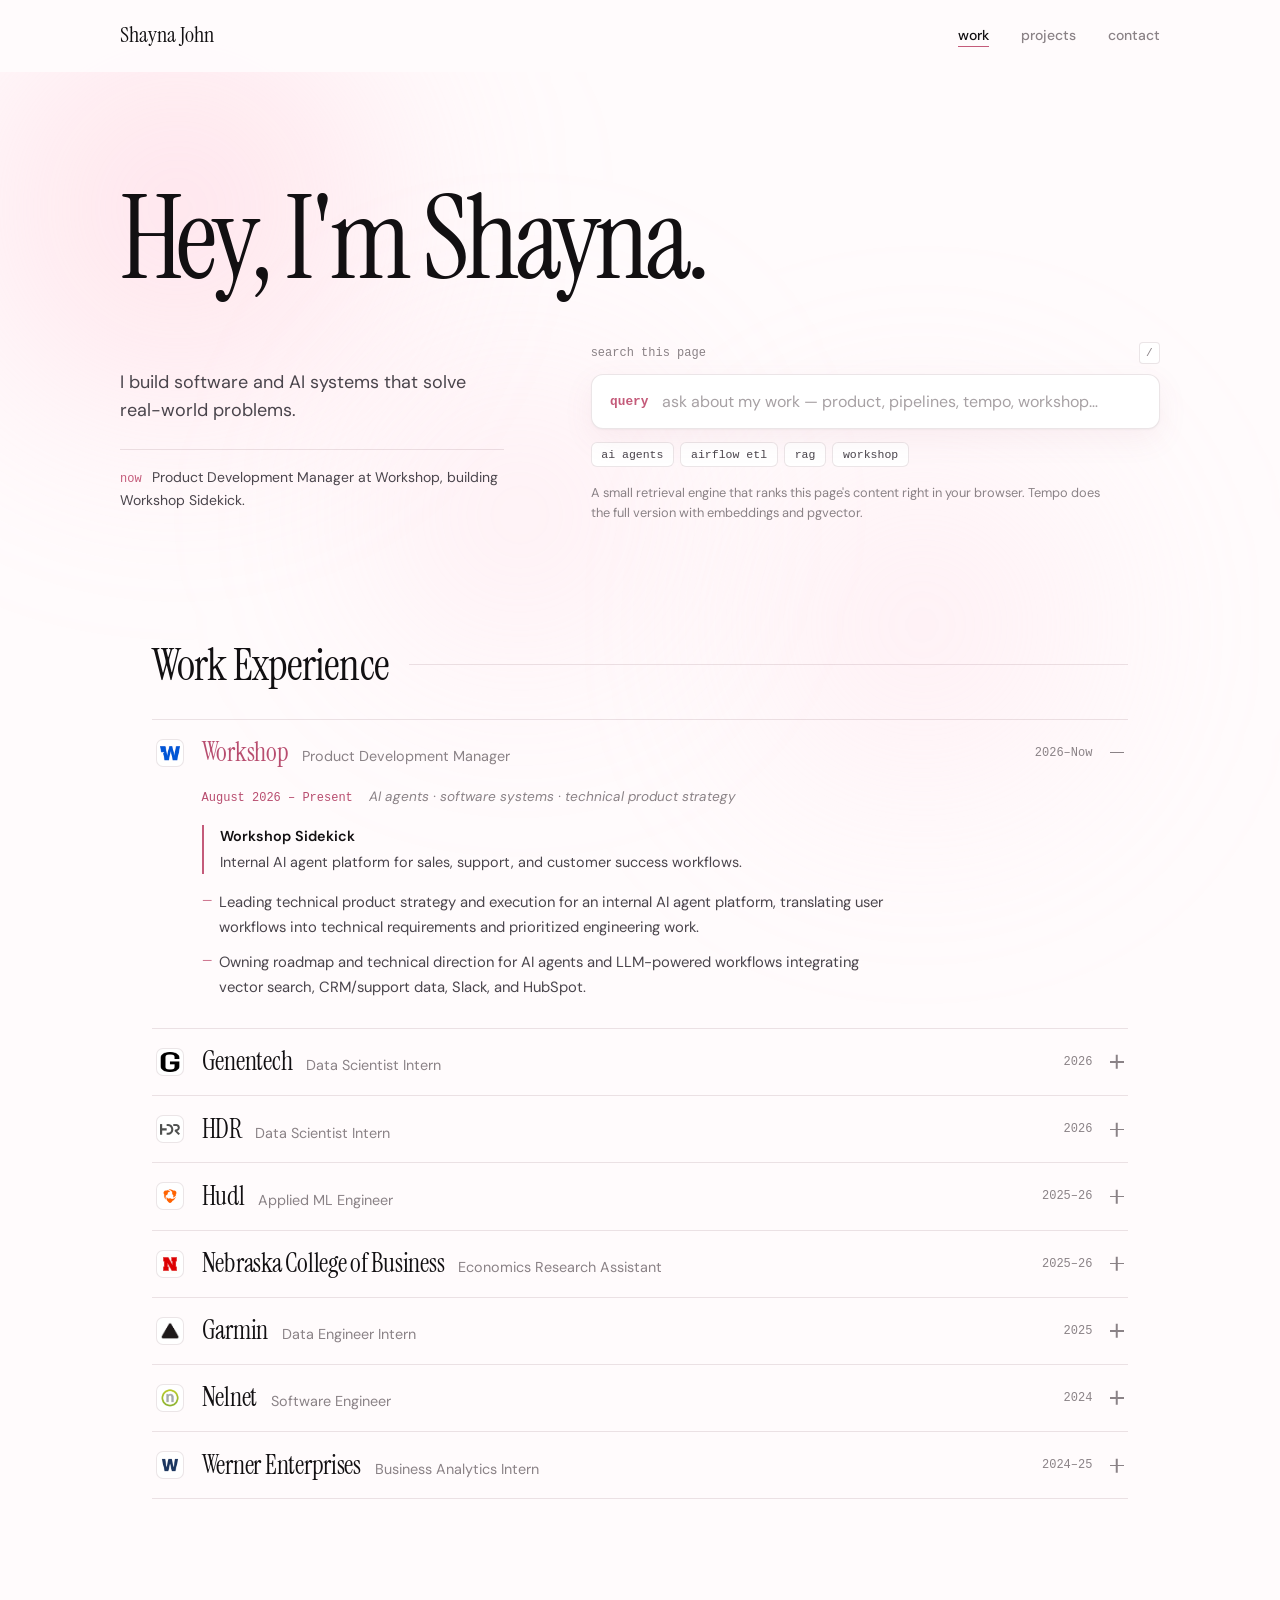
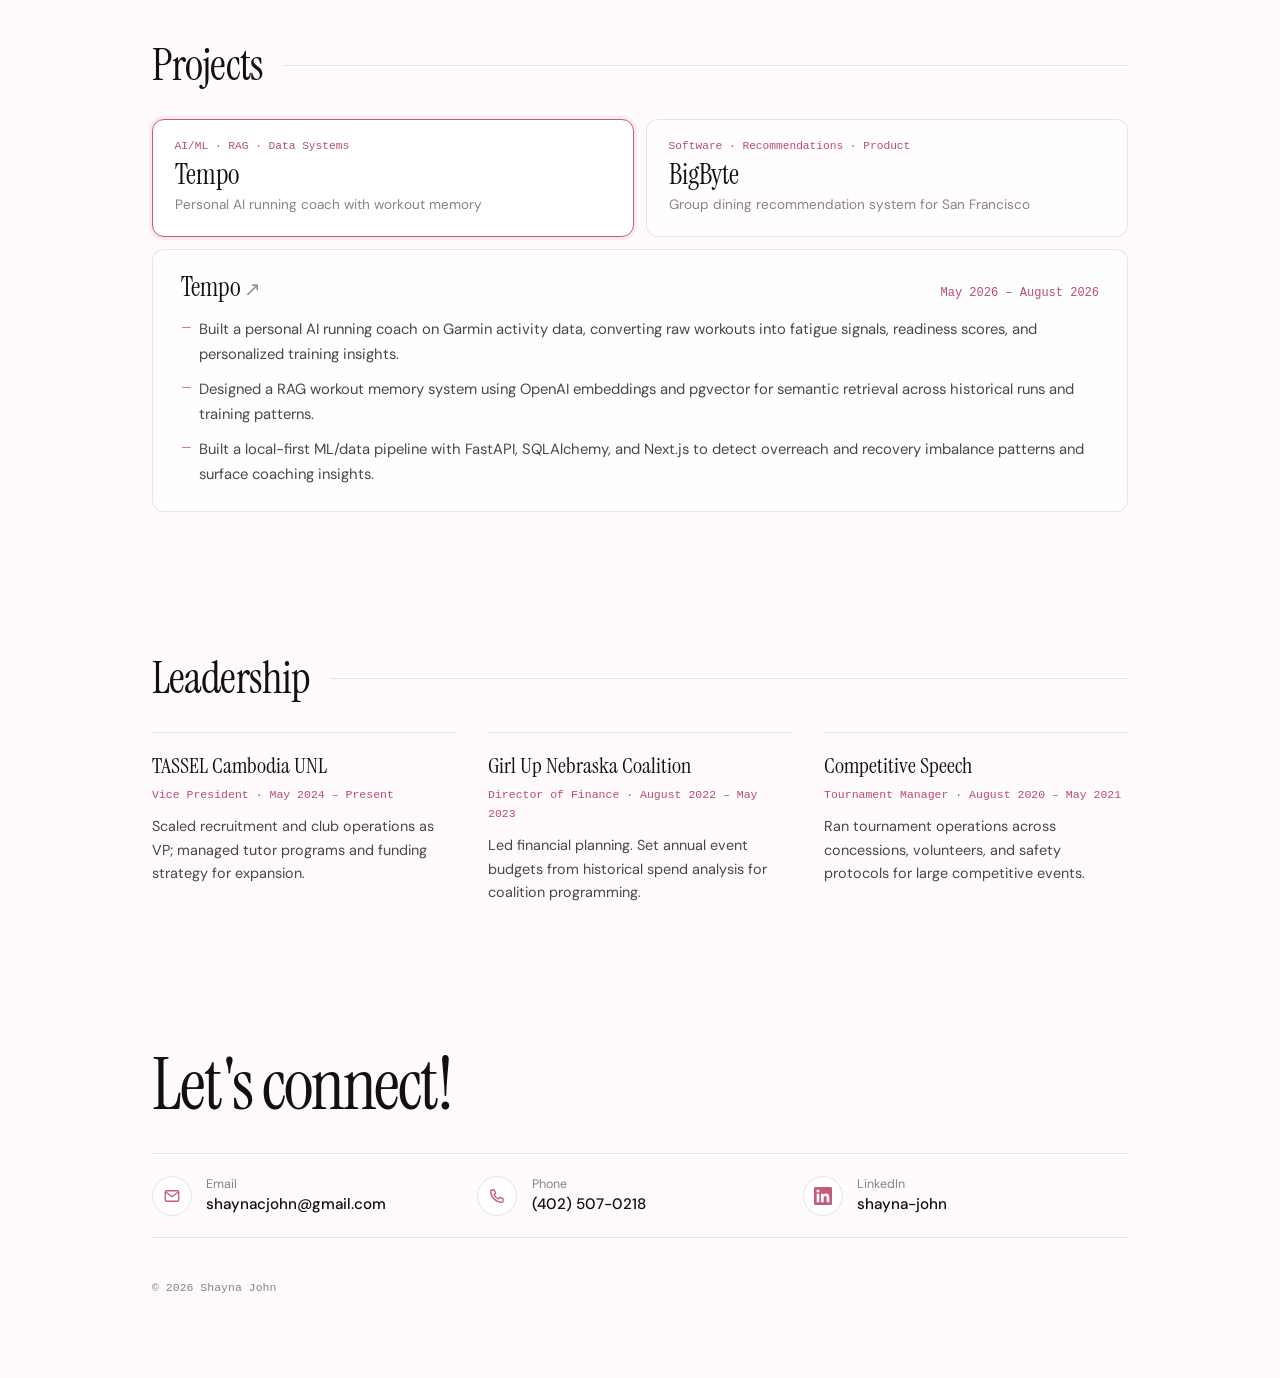
<file: index.html>
<!doctype html>
<html lang="en">
  <head>
    <meta charset="UTF-8" />
    <meta name="viewport" content="width=device-width, initial-scale=1.0" />
    <title>Shayna John | Portfolio</title>
    <meta
      name="description"
      content="Software · AI · Data. I build software and AI systems that solve real-world problems."
    />
    <meta property="og:type" content="website" />
    <meta property="og:title" content="Shayna John | Portfolio" />
    <meta
      property="og:description"
      content="Software · AI · Data. Explore my work via semantic retrieval."
    />
    <meta property="og:url" content="https://shaynajohn.github.io/Personal-Portfolio/" />
    <meta property="og:image" content="https://shaynajohn.github.io/Personal-Portfolio/assets/linkedin-featured.png" />
    <meta property="og:image:width" content="1200" />
    <meta property="og:image:height" content="630" />
    <meta name="twitter:card" content="summary_large_image" />
    <meta name="twitter:title" content="Shayna John | Portfolio" />
    <meta
      name="twitter:description"
      content="Software · AI · Data"
    />
    <meta name="twitter:image" content="https://shaynajohn.github.io/Personal-Portfolio/assets/linkedin-featured.png" />
    <link rel="stylesheet" href="styles.css" />
    <link rel="preconnect" href="https://fonts.googleapis.com" />
    <link rel="preconnect" href="https://fonts.gstatic.com" crossorigin />
    <link
      href="https://fonts.googleapis.com/css2?family=DM+Sans:ital,opsz,wght@0,9..40,400;0,9..40,500;0,9..40,600;0,9..40,700&family=Instrument+Serif:ital@0;1&display=swap"
      rel="stylesheet"
    />
  </head>
  <body>
    <div class="aura-layer" aria-hidden="true">
      <div class="aura-blob aura-blob--1"></div>
      <div class="aura-blob aura-blob--2"></div>
      <div class="aura-blob aura-blob--3"></div>
    </div>

    <header class="topbar">
      <div class="topbar-inner">
        <a href="#" class="topbar-logo">Shayna John</a>
        <nav class="topbar-nav" aria-label="Primary">
          <a href="#work">work</a>
          <a href="#projects">projects</a>
          <a href="#contact">contact</a>
        </nav>
        <button
          class="menu-toggle"
          aria-label="Open menu"
          aria-expanded="false"
        >
          <span></span><span></span>
        </button>
      </div>
    </header>

    <section class="hero">
      <div class="hero-inner">
        <h1 class="hero-title">Hey, I'm Shayna.</h1>

        <div class="hero-intro">
          <p class="hero-sub">
            I build software and AI systems that solve real-world problems.
          </p>
          <p class="hero-now">
            <span class="hero-now-label">now</span>
            Product Development Manager at Workshop, building Workshop
            Sidekick.
          </p>
        </div>

        <div class="retrieval-console" role="search">
          <label class="sr-only" for="retrieval-input">Search portfolio</label>
          <div class="console-head">
            <span class="console-label">search this page</span>
            <span class="console-kbd" aria-hidden="true">/</span>
          </div>
          <div class="console-shell">
            <div class="console-bar">
              <span class="console-prompt" aria-hidden="true">query</span>
              <input
                type="search"
                id="retrieval-input"
                class="console-input"
                placeholder="ask about my work — product, pipelines, tempo, workshop…"
                autocomplete="off"
                spellcheck="false"
              />
            </div>
            <ul class="console-results" id="console-results" role="listbox" aria-label="Search results" hidden></ul>
          </div>
          <div class="console-chips" aria-label="Suggested searches">
            <button type="button" class="console-chip" data-query="ai agents">ai agents</button>
            <button type="button" class="console-chip" data-query="airflow etl">airflow etl</button>
            <button type="button" class="console-chip" data-query="rag">rag</button>
            <button type="button" class="console-chip" data-query="workshop">workshop</button>
          </div>
          <p class="console-note">
            A small retrieval engine that ranks this page's content right in
            your browser. Tempo does the full version with embeddings and
            pgvector.
          </p>
        </div>
      </div>
    </section>

    <main class="content">
      <section
        id="work"
        class="block reveal"
        data-search="work experience workshop genentech hdr hudl garmin nelnet werner product manager software engineer data scientist data engineer internship"
      >
        <header class="block-header">
          <h2>Work Experience</h2>
        </header>

        <ol class="work-index">
          <li
            class="work-row is-open"
            data-role="workshop"
            data-search="workshop sidekick product development manager ai agent platform llm vector search crm slack hubspot roadmap sales support customer success software systems"
          >
            <button type="button" class="work-row-head" aria-expanded="true" aria-controls="role-workshop">
              <img class="work-logo" src="assets/logos/workshop.png" alt="" />
              <span class="work-name">
                <span class="work-company">Workshop</span>
                <span class="work-title">Product Development Manager</span>
              </span>
              <span class="work-years">2026–Now</span>
              <span class="work-toggle" aria-hidden="true"></span>
            </button>
            <div class="work-row-body" id="role-workshop">
              <div class="work-row-inner">
                <div class="work-row-content">
                  <p class="work-meta">
                    <span class="work-dates">August 2026 – Present</span>
                    <span class="role-focus">AI agents · software systems · technical product strategy</span>
                  </p>
                  <div class="work-product">
                    <h4>Workshop Sidekick</h4>
                    <p>
                      Internal AI agent platform for sales, support, and
                      customer success workflows.
                    </p>
                  </div>
                  <ul class="bullets">
                    <li>
                      Leading technical product strategy and execution for an
                      internal AI agent platform, translating user workflows
                      into technical requirements and prioritized engineering
                      work.
                    </li>
                    <li>
                      Owning roadmap and technical direction for AI agents and
                      LLM-powered workflows integrating vector search,
                      CRM/support data, Slack, and HubSpot.
                    </li>
                  </ul>
                </div>
              </div>
            </div>
          </li>

          <li
            class="work-row"
            data-role="genentech"
            data-search="genentech data scientist leadership ai full-stack web application program effectiveness engagement"
          >
            <button type="button" class="work-row-head" aria-expanded="false" aria-controls="role-genentech">
              <img class="work-logo" src="assets/logos/genentech.png" alt="" />
              <span class="work-name">
                <span class="work-company">Genentech</span>
                <span class="work-title">Data Scientist Intern</span>
              </span>
              <span class="work-years">2026</span>
              <span class="work-toggle" aria-hidden="true"></span>
            </button>
            <div class="work-row-body" id="role-genentech">
              <div class="work-row-inner">
                <div class="work-row-content">
                  <p class="work-meta">
                    <span class="work-dates">June 2026 – August 2026</span>
                    <span class="role-focus">Software · AI · program systems</span>
                  </p>
                  <ul class="bullets">
                    <li>
                      Built a full-stack web application with separate admin
                      and participant interfaces supporting an AI-enabled
                      leadership initiative.
                    </li>
                    <li>
                      Developed data-driven functionality to measure program
                      effectiveness, participant engagement, and leadership
                      outcomes.
                    </li>
                  </ul>
                </div>
              </div>
            </div>
          </li>

          <li
            class="work-row"
            data-role="hdr"
            data-search="hdr data scientist classification models prediction win probability feature pipelines ml decision-support"
          >
            <button type="button" class="work-row-head" aria-expanded="false" aria-controls="role-hdr">
              <img class="work-logo" src="assets/logos/hdr.svg" alt="" />
              <span class="work-name">
                <span class="work-company">HDR</span>
                <span class="work-title">Data Scientist Intern</span>
              </span>
              <span class="work-years">2026</span>
              <span class="work-toggle" aria-hidden="true"></span>
            </button>
            <div class="work-row-body" id="role-hdr">
              <div class="work-row-inner">
                <div class="work-row-content">
                  <p class="work-meta">
                    <span class="work-dates">January 2026 – May 2026</span>
                    <span class="role-focus">Prediction &amp; modeling systems</span>
                  </p>
                  <ul class="bullets">
                    <li>
                      Built end-to-end classification models to predict project
                      win probability, improving forecast accuracy by 40%.
                    </li>
                    <li>
                      Engineered feature pipelines integrating financial,
                      historical, and operational data to identify risk signals
                      and drivers of project outcomes.
                    </li>
                    <li>
                      Deployed ML-backed decision-support tools replacing Excel
                      workflows used by 30+ stakeholders.
                    </li>
                  </ul>
                </div>
              </div>
            </div>
          </li>

          <li
            class="work-row"
            data-role="hudl"
            data-search="hudl applied ml engineer python aws vector databases rag retrieval apis basketball coaching ai assistant"
          >
            <button type="button" class="work-row-head" aria-expanded="false" aria-controls="role-hudl">
              <img class="work-logo" src="assets/logos/hudl.png" alt="" />
              <span class="work-name">
                <span class="work-company">Hudl</span>
                <span class="work-title">Applied ML Engineer</span>
              </span>
              <span class="work-years">2025–26</span>
              <span class="work-toggle" aria-hidden="true"></span>
            </button>
            <div class="work-row-body" id="role-hudl">
              <div class="work-row-inner">
                <div class="work-row-content">
                  <p class="work-meta">
                    <span class="work-dates">August 2025 – May 2026</span>
                    <span class="role-focus">AI/ML engineering · retrieval systems</span>
                  </p>
                  <ul class="bullets">
                    <li>
                      Built production AI services using Python, AWS, and
                      vector databases to deliver context-aware insights across
                      large-scale basketball play data.
                    </li>
                    <li>
                      Engineered RAG/retrieval pipelines and APIs enabling
                      sub-second semantic search over historical play data.
                    </li>
                    <li>
                      Integrated AI assistant workflows into production
                      coaching tools, collaborating with product and
                      engineering teams to improve coaching efficiency by 30%.
                    </li>
                  </ul>
                </div>
              </div>
            </div>
          </li>

          <li
            class="work-row"
            data-role="ncb"
            data-search="nebraska college business economics research etl python time series regression"
          >
            <button type="button" class="work-row-head" aria-expanded="false" aria-controls="role-ncb">
              <img class="work-logo" src="assets/logos/ncb.png" alt="" />
              <span class="work-name">
                <span class="work-company">Nebraska College of Business</span>
                <span class="work-title">Economics Research Assistant</span>
              </span>
              <span class="work-years">2025–26</span>
              <span class="work-toggle" aria-hidden="true"></span>
            </button>
            <div class="work-row-body" id="role-ncb">
              <div class="work-row-inner">
                <div class="work-row-content">
                  <p class="work-meta">
                    <span class="work-dates">January 2025 – February 2026</span>
                    <span class="role-focus">Research · ETL</span>
                  </p>
                  <ul class="bullets">
                    <li>
                      Automated Python ETL pipelines to ingest &amp; clean 10K+
                      financial records weekly from government &amp; market
                      sources.
                    </li>
                    <li>
                      Applied time-series &amp; regression models to analyze
                      economic indicators influencing state-level policy
                      recommendations.
                    </li>
                  </ul>
                </div>
              </div>
            </div>
          </li>

          <li
            class="work-row"
            data-role="garmin"
            data-search="garmin data engineer airflow etl azure aws docker dashboard pipelines cloud migration kpi"
          >
            <button type="button" class="work-row-head" aria-expanded="false" aria-controls="role-garmin">
              <img class="work-logo" src="assets/logos/garmin.png" alt="" />
              <span class="work-name">
                <span class="work-company">Garmin</span>
                <span class="work-title">Data Engineer Intern</span>
              </span>
              <span class="work-years">2025</span>
              <span class="work-toggle" aria-hidden="true"></span>
            </button>
            <div class="work-row-body" id="role-garmin">
              <div class="work-row-inner">
                <div class="work-row-content">
                  <p class="work-meta">
                    <span class="work-dates">May 2025 – August 2025</span>
                    <span class="role-focus">Data infrastructure · pipelines</span>
                  </p>
                  <ul class="bullets">
                    <li>
                      Engineered Airflow ETL pipelines ingesting 50K+ daily
                      server cost records from Azure and AWS into Garmin's
                      Unified Data Management system.
                    </li>
                    <li>
                      Refactored and containerized legacy Airflow DAGs with
                      Docker, improving pipeline scalability and reliability
                      across cloud environments.
                    </li>
                  </ul>
                </div>
              </div>
            </div>
          </li>

          <li
            class="work-row"
            data-role="nelnet"
            data-search="nelnet software engineer python react student analytics embeddings preprocessing latency"
          >
            <button type="button" class="work-row-head" aria-expanded="false" aria-controls="role-nelnet">
              <img class="work-logo" src="assets/logos/nelnet.png" alt="" />
              <span class="work-name">
                <span class="work-company">Nelnet</span>
                <span class="work-title">Software Engineer</span>
              </span>
              <span class="work-years">2024</span>
              <span class="work-toggle" aria-hidden="true"></span>
            </button>
            <div class="work-row-body" id="role-nelnet">
              <div class="work-row-inner">
                <div class="work-row-content">
                  <p class="work-meta">
                    <span class="work-dates">October 2024 – December 2024</span>
                    <span class="role-focus">Software engineering · AI products</span>
                  </p>
                  <ul class="bullets">
                    <li>
                      Developed an AI-powered student analytics tool using
                      Python and React to surface insights from academic
                      performance data.
                    </li>
                    <li>
                      Implemented data preprocessing and embedding pipelines,
                      reducing query latency by 40%.
                    </li>
                  </ul>
                </div>
              </div>
            </div>
          </li>

          <li
            class="work-row"
            data-role="werner"
            data-search="werner business analytics dashboards kpi operational efficiency"
          >
            <button type="button" class="work-row-head" aria-expanded="false" aria-controls="role-werner">
              <img class="work-logo" src="assets/logos/werner.png" alt="" />
              <span class="work-name">
                <span class="work-company">Werner Enterprises</span>
                <span class="work-title">Business Analytics Intern</span>
              </span>
              <span class="work-years">2024–25</span>
              <span class="work-toggle" aria-hidden="true"></span>
            </button>
            <div class="work-row-body" id="role-werner">
              <div class="work-row-inner">
                <div class="work-row-content">
                  <p class="work-meta">
                    <span class="work-dates">May 2024 – May 2025</span>
                    <span class="role-focus">Business analytics</span>
                  </p>
                  <ul class="bullets">
                    <li>
                      Built KPI dashboards adopted by 50+ stakeholders to track
                      operational efficiency &amp; make data-driven business
                      decisions.
                    </li>
                  </ul>
                </div>
              </div>
            </div>
          </li>
        </ol>
      </section>

      <section
        id="projects"
        class="block reveal"
        data-search="projects tempo bigbyte github rag recommender embeddings fastapi nextjs dining software product"
      >
        <header class="block-header">
          <h2>Projects</h2>
        </header>

        <div class="project-showcase">
          <button
            type="button"
            class="project-card active"
            data-project="tempo"
          >
            <span class="project-card-tag">AI/ML · RAG · Data Systems</span>
            <h3>Tempo</h3>
            <p>Personal AI running coach with workout memory</p>
          </button>
          <button type="button" class="project-card" data-project="bigbyte">
            <span class="project-card-tag">Software · Recommendations · Product</span>
            <h3>BigByte</h3>
            <p>Group dining recommendation system for San Francisco</p>
          </button>
        </div>

        <article
          class="card project-panel active project-detail"
          data-project="tempo"
          data-search="tempo running coach garmin rag openai embeddings pgvector fastapi sqlalchemy nextjs fatigue readiness ml pipeline"
        >
          <div class="card-row">
            <h3>
              <a
                href="https://github.com/shaynajohn/Tempo"
                target="_blank"
                rel="noopener noreferrer"
                class="ext-link"
                >Tempo</a
              >
            </h3>
            <span class="date-pill">May 2026 – August 2026</span>
          </div>
          <ul class="bullets">
            <li>
              Built a personal AI running coach on Garmin activity data,
              converting raw workouts into fatigue signals, readiness scores,
              and personalized training insights.
            </li>
            <li>
              Designed a RAG workout memory system using OpenAI embeddings and
              pgvector for semantic retrieval across historical runs and
              training patterns.
            </li>
            <li>
              Built a local-first ML/data pipeline with FastAPI, SQLAlchemy, and
              Next.js to detect overreach and recovery imbalance patterns and
              surface coaching insights.
            </li>
          </ul>
        </article>

        <article
          class="card project-panel project-detail"
          data-project="bigbyte"
          hidden
          data-search="bigbyte dining recommender restaurant group voting fairness cuisine budget commute ranking onrender software product"
        >
          <div class="card-row">
            <h3>
              <a
                href="https://github.com/shaynajohn/BigByte"
                target="_blank"
                rel="noopener noreferrer"
                class="ext-link"
                >BigByte</a
              >
              <a
                href="https://bigbyte.onrender.com"
                target="_blank"
                rel="noopener noreferrer"
                class="ext-link project-live"
                >Live</a
              >
            </h3>
            <span class="date-pill">January 2026 – August 2026</span>
          </div>
          <ul class="bullets">
            <li>
              Built a session-based recommendation application with ranked
              recommendations, real-time group voting, and no persistent user
              data storage.
            </li>
            <li>
              Developed an evaluation framework for recommendation quality,
              achieving 100% cuisine preference satisfaction &amp; 92% commute
              constraint adherence across 11 synthetic user groups.
            </li>
          </ul>
        </article>
      </section>

      <section
        id="leadership"
        class="block reveal"
        data-search="leadership tassel cambodia girl up competitive speech tournament finance vice president"
      >
        <header class="block-header">
          <h2>Leadership</h2>
        </header>
        <div class="leadership-grid">
          <article class="card">
            <h3>TASSEL Cambodia UNL</h3>
            <p class="meta">Vice President · May 2024 – Present</p>
            <p>
              Scaled recruitment and club operations as VP; managed tutor
              programs and funding strategy for expansion.
            </p>
          </article>
          <article class="card">
            <h3>Girl Up Nebraska Coalition</h3>
            <p class="meta">Director of Finance · August 2022 – May 2023</p>
            <p>
              Led financial planning. Set annual event budgets from historical
              spend analysis for coalition programming.
            </p>
          </article>
          <article class="card">
            <h3>Competitive Speech</h3>
            <p class="meta">Tournament Manager · August 2020 – May 2021</p>
            <p>
              Ran tournament operations across concessions, volunteers, and
              safety protocols for large competitive events.
            </p>
          </article>
        </div>
      </section>

      <section
        id="contact"
        class="contact-closer reveal"
        data-search="contact email linkedin phone connect reach out"
      >
        <h2 class="contact-title">Let's connect!</h2>
        <div class="contact-grid">
          <a href="mailto:shaynacjohn@gmail.com" class="contact-item">
            <span class="contact-icon" aria-hidden="true">
              <svg viewBox="0 0 24 24" fill="none" stroke="currentColor" stroke-width="1.75" stroke-linecap="round" stroke-linejoin="round">
                <rect x="3" y="5" width="18" height="14" rx="2.5" />
                <path d="m4 7 8 6 8-6" />
              </svg>
            </span>
            <span class="contact-label">Email</span>
            <span class="contact-value">shaynacjohn@gmail.com</span>
          </a>
          <a href="tel:4025070218" class="contact-item">
            <span class="contact-icon" aria-hidden="true">
              <svg viewBox="0 0 24 24" fill="none" stroke="currentColor" stroke-width="1.75" stroke-linecap="round" stroke-linejoin="round">
                <path d="M5 4h3.5l1.75 4.5-2.25 1.5a11 11 0 0 0 6 6l1.5-2.25L20 15.5V19a1.5 1.5 0 0 1-1.5 1.5A15.5 15.5 0 0 1 3.5 5.5 1.5 1.5 0 0 1 5 4Z" />
              </svg>
            </span>
            <span class="contact-label">Phone</span>
            <span class="contact-value">(402) 507-0218</span>
          </a>
          <a
            href="https://www.linkedin.com/in/shayna-john-a30423290/"
            target="_blank"
            rel="noopener noreferrer"
            class="contact-item"
          >
            <span class="contact-icon" aria-hidden="true">
              <svg viewBox="0 0 24 24" fill="currentColor">
                <path d="M20.45 20.45h-3.56v-5.57c0-1.33-.02-3.04-1.85-3.04-1.85 0-2.14 1.45-2.14 2.94v5.67H9.35V9h3.41v1.56h.05c.48-.9 1.64-1.85 3.37-1.85 3.6 0 4.27 2.37 4.27 5.46v6.28ZM5.34 7.43a2.06 2.06 0 1 1 0-4.13 2.06 2.06 0 0 1 0 4.13ZM7.12 20.45H3.56V9h3.56v11.45ZM22.22 0H1.77C.79 0 0 .77 0 1.73v20.54C0 23.23.79 24 1.77 24h20.45c.98 0 1.78-.77 1.78-1.73V1.73C24 .77 23.2 0 22.22 0Z" />
              </svg>
            </span>
            <span class="contact-label">LinkedIn</span>
            <span class="contact-value">shayna-john</span>
          </a>
        </div>
        <p class="site-credit">&copy; 2026 Shayna John</p>
      </section>
    </main>

    <script src="script.js"></script>
  </body>
</html>
</file>
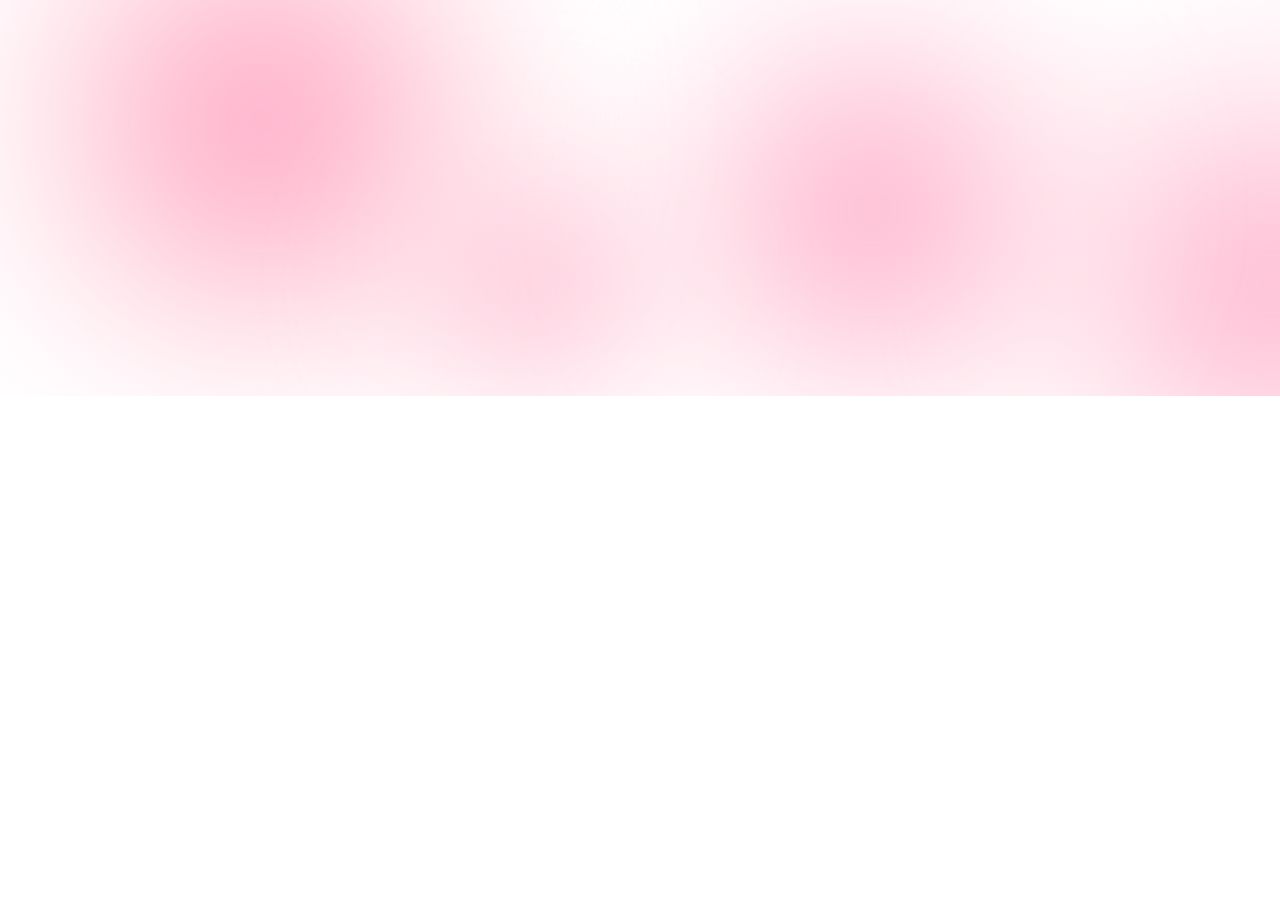
<file: assets/linkedin-banner.html>
<!doctype html>
<html lang="en">
  <head>
    <meta charset="UTF-8" />
    <title>LinkedIn Banner — Portfolio Background</title>
    <style>
      * {
        margin: 0;
        padding: 0;
        box-sizing: border-box;
      }

      html,
      body {
        width: 1584px;
        height: 396px;
        overflow: hidden;
        background: #ffffff;
      }

      .banner {
        position: relative;
        width: 1584px;
        height: 396px;
        background: #ffffff;
        overflow: hidden;
      }

      .aura-layer {
        position: absolute;
        inset: 0;
        pointer-events: none;
      }

      .aura-blob {
        position: absolute;
        border-radius: 50%;
      }

      /* Big, obvious pink splashes on pure white */
      .aura-blob--1 {
        width: 680px;
        height: 680px;
        filter: blur(72px);
        background: radial-gradient(
          circle,
          rgba(255, 150, 185, 0.95) 0%,
          rgba(255, 185, 205, 0.55) 35%,
          rgba(255, 210, 220, 0.15) 58%,
          transparent 72%
        );
        top: -55%;
        left: -5%;
      }

      .aura-blob--2 {
        width: 620px;
        height: 620px;
        filter: blur(68px);
        background: radial-gradient(
          circle,
          rgba(255, 165, 195, 0.9) 0%,
          rgba(255, 195, 215, 0.5) 38%,
          rgba(255, 220, 230, 0.12) 60%,
          transparent 74%
        );
        bottom: -50%;
        right: 0%;
      }

      .aura-blob--3 {
        width: 540px;
        height: 540px;
        filter: blur(64px);
        background: radial-gradient(
          circle,
          rgba(255, 155, 190, 0.85) 0%,
          rgba(255, 190, 210, 0.45) 40%,
          transparent 70%
        );
        top: -15%;
        left: 38%;
      }

      .aura-blob--4 {
        width: 380px;
        height: 380px;
        filter: blur(56px);
        background: radial-gradient(
          circle,
          rgba(255, 175, 200, 0.75) 0%,
          rgba(255, 200, 218, 0.3) 45%,
          transparent 68%
        );
        bottom: -20%;
        left: 22%;
      }
    </style>
  </head>
  <body>
    <div class="banner" id="banner">
      <div class="aura-layer" aria-hidden="true">
        <div class="aura-blob aura-blob--1"></div>
        <div class="aura-blob aura-blob--2"></div>
        <div class="aura-blob aura-blob--3"></div>
        <div class="aura-blob aura-blob--4"></div>
      </div>
    </div>
  </body>
</html>
</file>
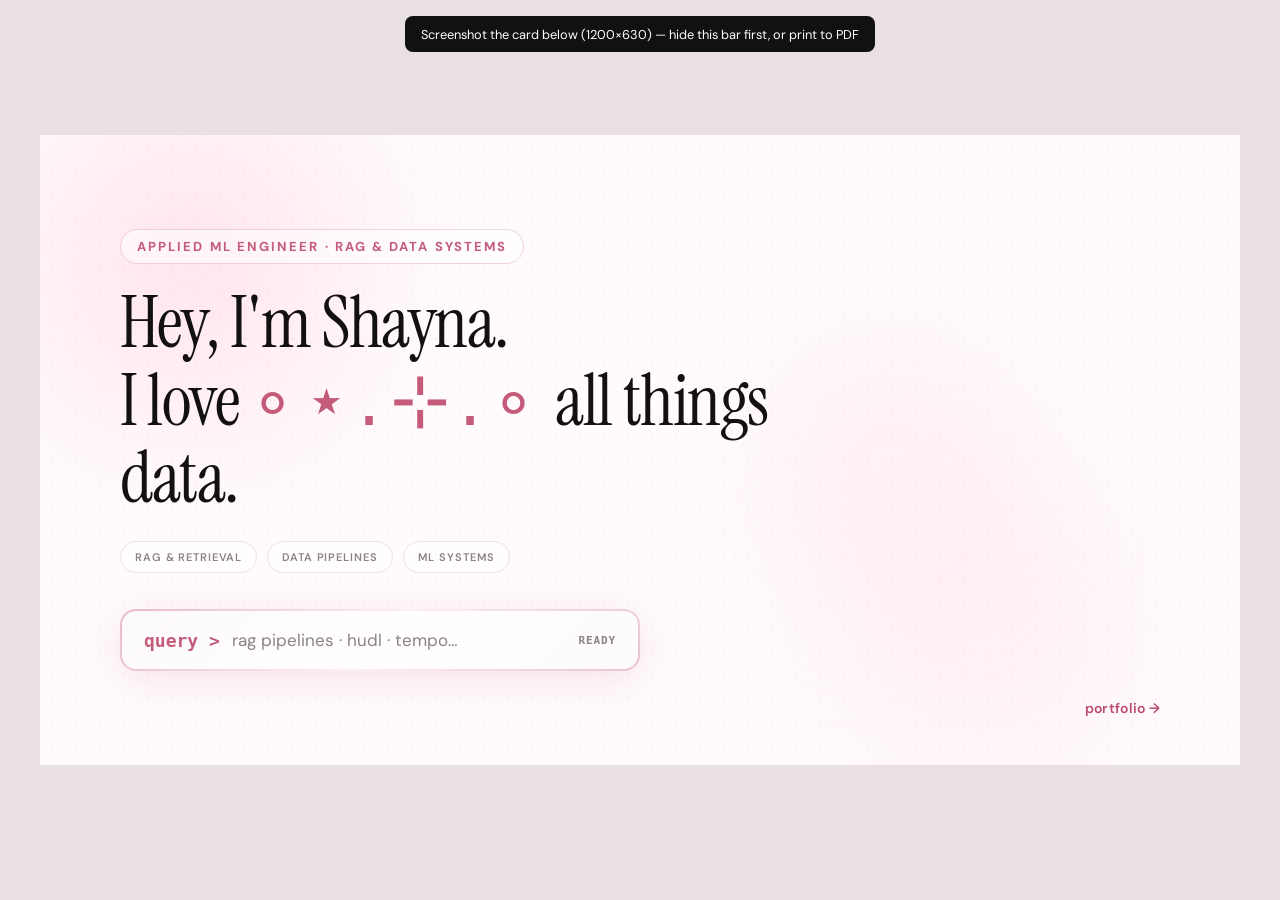
<file: assets/linkedin-featured.html>
<!doctype html>
<html lang="en">
  <head>
    <meta charset="UTF-8" />
    <title>LinkedIn Featured Thumbnail — Shayna John</title>
    <link rel="preconnect" href="https://fonts.googleapis.com" />
    <link rel="preconnect" href="https://fonts.gstatic.com" crossorigin />
    <link
      href="https://fonts.googleapis.com/css2?family=DM+Sans:wght@500;600;700&family=Instrument+Serif:ital@0;1&display=swap"
      rel="stylesheet"
    />
    <style>
      * {
        margin: 0;
        padding: 0;
        box-sizing: border-box;
      }

      body {
        min-height: 100vh;
        display: grid;
        place-items: center;
        background: #e8e0e4;
        font-family: "DM Sans", system-ui, sans-serif;
      }

      .instructions {
        position: fixed;
        top: 1rem;
        left: 50%;
        transform: translateX(-50%);
        background: #121012;
        color: #fff;
        font-size: 0.8rem;
        padding: 0.6rem 1rem;
        border-radius: 8px;
        z-index: 10;
      }

      /* LinkedIn featured / OG size */
      .card {
        position: relative;
        width: 1200px;
        height: 630px;
        background: #fffbfc;
        overflow: hidden;
        color: #121012;
      }

      .blob {
        position: absolute;
        border-radius: 50%;
        filter: blur(80px);
      }

      .blob--1 {
        width: 420px;
        height: 420px;
        background: radial-gradient(circle, rgba(255, 185, 205, 0.55) 0%, transparent 70%);
        top: -80px;
        left: -60px;
      }

      .blob--2 {
        width: 360px;
        height: 360px;
        background: radial-gradient(circle, rgba(255, 210, 225, 0.45) 0%, transparent 70%);
        bottom: -40px;
        right: 80px;
      }

      .blob--3 {
        width: 300px;
        height: 300px;
        background: radial-gradient(circle, rgba(255, 195, 215, 0.4) 0%, transparent 68%);
        top: 180px;
        right: 200px;
      }

      .grid {
        position: absolute;
        inset: 0;
        background-image: radial-gradient(rgba(196, 91, 122, 0.07) 1px, transparent 1px);
        background-size: 24px 24px;
      }

      .content {
        position: relative;
        z-index: 1;
        height: 100%;
        padding: 72px 80px;
        display: flex;
        flex-direction: column;
        justify-content: center;
      }

      .eyebrow {
        font-size: 13px;
        font-weight: 700;
        letter-spacing: 0.16em;
        text-transform: uppercase;
        color: #c45b7a;
        margin-bottom: 20px;
        display: inline-block;
        padding: 8px 16px;
        border-radius: 999px;
        border: 1px solid rgba(196, 91, 122, 0.25);
        background: rgba(255, 255, 255, 0.55);
        width: fit-content;
      }

      h1 {
        font-family: "Instrument Serif", Georgia, serif;
        font-size: 72px;
        font-weight: 400;
        line-height: 1.08;
        letter-spacing: -0.02em;
        margin-bottom: 24px;
        max-width: 700px;
      }

      .glyphs {
        color: #c45b7a;
        letter-spacing: 0.12em;
      }

      .stats {
        display: flex;
        gap: 10px;
        margin-bottom: 36px;
      }

      .stats span {
        font-size: 11px;
        font-weight: 600;
        letter-spacing: 0.08em;
        text-transform: uppercase;
        color: #8a8286;
        padding: 8px 14px;
        border-radius: 999px;
        border: 1px solid #f0e0e8;
        background: rgba(255, 255, 255, 0.65);
      }

      .console {
        max-width: 520px;
        padding: 2px;
        border-radius: 16px;
        background: linear-gradient(135deg, rgba(196, 91, 122, 0.4), rgba(255, 200, 215, 0.25), rgba(196, 91, 122, 0.35));
        box-shadow: 0 8px 40px rgba(196, 91, 122, 0.15);
      }

      .console-inner {
        display: flex;
        align-items: center;
        gap: 12px;
        padding: 18px 22px;
        background: rgba(255, 255, 255, 0.92);
        border-radius: 14px;
        font-family: ui-monospace, "SF Mono", Menlo, monospace;
      }

      .prompt {
        color: #c45b7a;
        font-weight: 600;
        font-size: 18px;
      }

      .query {
        color: #8a8286;
        font-size: 17px;
        font-family: "DM Sans", sans-serif;
      }

      .status {
        margin-left: auto;
        font-size: 11px;
        font-weight: 700;
        letter-spacing: 0.08em;
        text-transform: uppercase;
        color: #8a8286;
      }

      .url {
        position: absolute;
        bottom: 48px;
        right: 80px;
        font-size: 14px;
        font-weight: 600;
        color: #b84d6f;
        letter-spacing: 0.02em;
      }
    </style>
  </head>
  <body>
    <p class="instructions">
      Screenshot the card below (1200×630) — hide this bar first, or print to PDF
    </p>

    <div class="card" id="thumbnail">
      <div class="blob blob--1"></div>
      <div class="blob blob--2"></div>
      <div class="blob blob--3"></div>
      <div class="grid"></div>

      <div class="content">
        <p class="eyebrow">Applied ML Engineer · RAG &amp; Data Systems</p>
        <h1>
          Hey, I'm Shayna.<br />
          I love <span class="glyphs">∘⋆․⊹․∘</span> all things data.
        </h1>
        <div class="stats">
          <span>RAG &amp; Retrieval</span>
          <span>Data Pipelines</span>
          <span>ML Systems</span>
        </div>
        <div class="console">
          <div class="console-inner">
            <span class="prompt">query &gt;</span>
            <span class="query">rag pipelines · hudl · tempo…</span>
            <span class="status">ready</span>
          </div>
        </div>
      </div>

      <p class="url">portfolio →</p>
    </div>
  </body>
</html>
</file>
<file: styles.css>
* {
  margin: 0;
  padding: 0;
  box-sizing: border-box;
}

:root {
  --white: #ffffff;
  --bg: #fffbfc;
  --ink: #121012;
  --text: #4a454c;
  --text-soft: #8a8286;
  --rose: #c45b7a;
  --rose-deep: #b84d6f;
  --rose-blush: rgba(255, 236, 243, 0.72);
  --rule: rgba(90, 40, 60, 0.12);
  --ease-out: cubic-bezier(0.22, 1, 0.36, 1);
  --max: 1040px;
  --font: "DM Sans", system-ui, sans-serif;
  --serif: "Instrument Serif", Georgia, serif;
  --mono: ui-monospace, "SF Mono", Menlo, monospace;
}

html {
  scroll-behavior: smooth;
}

@media (prefers-reduced-motion: reduce) {
  html {
    scroll-behavior: auto;
  }

  .aura-blob,
  .work-row.retrieval-hit,
  .project-panel.retrieval-hit,
  .block.retrieval-hit .block-header h2 {
    animation: none !important;
  }

  .reveal {
    opacity: 1 !important;
    transform: none !important;
    transition: none !important;
  }

  .work-row-body,
  .work-row-content {
    transition: none !important;
  }
}

body {
  font-family: var(--font);
  color: var(--ink);
  background: var(--bg);
  line-height: 1.65;
  -webkit-font-smoothing: antialiased;
}

::selection {
  background: rgba(196, 91, 122, 0.2);
}

.sr-only {
  position: absolute;
  width: 1px;
  height: 1px;
  padding: 0;
  margin: -1px;
  overflow: hidden;
  clip: rect(0, 0, 0, 0);
  white-space: nowrap;
  border: 0;
}

/* Aura */
.aura-layer {
  position: fixed;
  inset: 0;
  pointer-events: none;
  z-index: 0;
}

.aura-blob {
  position: absolute;
  border-radius: 50%;
  filter: blur(100px);
  animation: drift 18s ease-in-out infinite alternate;
}

.aura-blob--1 {
  width: 55vw;
  max-width: 560px;
  aspect-ratio: 1;
  background: radial-gradient(circle, rgba(255, 185, 205, 0.5) 0%, transparent 70%);
  top: -8%;
  left: -8%;
}

.aura-blob--2 {
  width: 42vw;
  max-width: 460px;
  aspect-ratio: 1;
  background: radial-gradient(circle, rgba(255, 210, 225, 0.4) 0%, transparent 70%);
  bottom: 5%;
  right: 10%;
  animation-delay: -6s;
}

.aura-blob--3 {
  width: 38vw;
  max-width: 400px;
  aspect-ratio: 1;
  background: radial-gradient(circle, rgba(255, 195, 215, 0.35) 0%, transparent 68%);
  top: 35%;
  left: 25%;
  animation-delay: -12s;
}

@keyframes drift {
  from {
    transform: translate(0, 0) scale(1);
  }
  to {
    transform: translate(2%, 3%) scale(1.04);
  }
}

/* Top bar */
.topbar {
  position: sticky;
  top: 0;
  z-index: 50;
  padding: 1.1rem 2rem;
  background: rgba(255, 251, 252, 0.94);
  border-bottom: 1px solid transparent;
  transition: border-color 0.3s;
}

.topbar.is-scrolled {
  border-bottom-color: var(--rule);
}

.topbar-inner {
  max-width: var(--max);
  margin: 0 auto;
  display: flex;
  align-items: center;
  justify-content: space-between;
}

.topbar-logo {
  font-family: var(--serif);
  font-size: 1.35rem;
  color: var(--ink);
  text-decoration: none;
}

.topbar-nav {
  display: flex;
  gap: 2rem;
}

.topbar-nav a {
  font-size: 0.875rem;
  font-weight: 500;
  color: var(--text-soft);
  text-decoration: none;
  text-underline-offset: 6px;
  text-decoration-thickness: 1px;
  transition: color 0.2s;
}

.topbar-nav a:hover,
.topbar-nav a.is-active {
  color: var(--ink);
}

.topbar-nav a.is-active {
  text-decoration-line: underline;
  text-decoration-color: var(--rose);
}

.menu-toggle {
  display: none;
  background: none;
  border: none;
  cursor: pointer;
  padding: 8px;
  gap: 6px;
  flex-direction: column;
}

.menu-toggle span {
  display: block;
  width: 22px;
  height: 2px;
  background: var(--ink);
}

/* Hero */
.hero {
  position: relative;
  z-index: 2;
  padding: 7rem 2rem 5.5rem;
}

.hero-inner {
  max-width: var(--max);
  margin: 0 auto;
  display: grid;
  grid-template-columns: minmax(0, 5fr) minmax(0, 7fr);
  column-gap: 4rem;
  row-gap: 3rem;
  align-items: start;
}

.hero-title {
  grid-column: 1 / -1;
  font-family: var(--serif);
  font-size: clamp(3.5rem, 10.5vw, 7.25rem);
  font-weight: 400;
  line-height: 0.95;
  letter-spacing: -0.04em;
  color: var(--ink);
}

.hero-intro {
  grid-column: 1;
  padding-top: 1.6rem;
}

.hero-sub {
  font-size: 1.125rem;
  line-height: 1.6;
  color: var(--text);
  max-width: 24rem;
  margin-bottom: 1.5rem;
}

.hero-now {
  max-width: 24rem;
  padding-top: 1rem;
  border-top: 1px solid var(--rule);
  font-size: 0.875rem;
  line-height: 1.6;
  color: var(--text);
}

.hero-now-label {
  font-family: var(--mono);
  font-size: 0.75rem;
  color: var(--rose);
  margin-right: 0.4rem;
}

/* Retrieval console */
.retrieval-console {
  grid-column: 2;
  position: relative;
}

.console-head {
  display: flex;
  align-items: baseline;
  justify-content: space-between;
  margin-bottom: 0.6rem;
}

.console-label {
  font-family: var(--mono);
  font-size: 0.75rem;
  color: var(--text-soft);
}

.console-kbd {
  font-family: var(--mono);
  font-size: 0.7rem;
  color: var(--text-soft);
  background: var(--white);
  border: 1px solid var(--rule);
  border-radius: 4px;
  padding: 0.05rem 0.4rem;
}

.console-shell {
  position: relative;
}

.console-bar {
  display: flex;
  align-items: center;
  gap: 0.85rem;
  padding: 1rem 1.15rem;
  background: var(--white);
  border: 1px solid var(--rule);
  border-radius: 12px;
  box-shadow: 0 1px 2px rgba(20, 10, 15, 0.04), 0 10px 30px rgba(180, 90, 120, 0.08);
  transition: border-color 0.2s, box-shadow 0.2s;
}

.retrieval-console:focus-within .console-bar {
  border-color: var(--rose);
  box-shadow: 0 0 0 4px rgba(196, 91, 122, 0.12), 0 10px 30px rgba(180, 90, 120, 0.1);
}

.console-prompt {
  font-family: var(--mono);
  font-size: 0.8rem;
  font-weight: 600;
  color: var(--rose);
  flex-shrink: 0;
}

.console-input {
  flex: 1;
  border: none;
  background: transparent;
  font-family: var(--font);
  font-size: 1rem;
  color: var(--ink);
  outline: none;
  min-width: 0;
}

.console-input::-webkit-search-cancel-button {
  -webkit-appearance: none;
}

.console-input::placeholder {
  color: var(--text-soft);
  opacity: 0.75;
}

.console-chips {
  display: flex;
  flex-wrap: wrap;
  gap: 0.4rem;
  margin-top: 0.85rem;
}

.console-chip {
  font-family: var(--mono);
  font-size: 0.72rem;
  color: var(--text);
  background: var(--white);
  border: 1px solid var(--rule);
  border-radius: 6px;
  padding: 0.3rem 0.6rem;
  cursor: pointer;
  transition: color 0.2s, border-color 0.2s;
}

.console-chip:hover {
  color: var(--rose-deep);
  border-color: var(--rose);
}

.console-note {
  margin-top: 1rem;
  max-width: 32rem;
  font-size: 0.8rem;
  line-height: 1.55;
  color: var(--text-soft);
}

.console-results {
  position: absolute;
  top: calc(100% + 0.4rem);
  left: 0;
  right: 0;
  max-height: 24rem;
  overflow-y: auto;
  list-style: none;
  background: var(--white);
  border: 1px solid var(--rule);
  border-radius: 12px;
  box-shadow: 0 20px 50px rgba(120, 60, 80, 0.16);
  z-index: 30;
}

.console-results li button {
  display: block;
  width: 100%;
  padding: 0.85rem 1.1rem;
  border: none;
  border-bottom: 1px solid var(--rule);
  background: transparent;
  font-family: var(--font);
  text-align: left;
  color: var(--ink);
  cursor: pointer;
}

.console-results li:last-child button {
  border-bottom: none;
}

.console-results li button:hover,
.console-results li button:focus-visible,
.console-results li button.is-highlighted {
  background: var(--rose-blush);
  outline: none;
}

.console-results li button.is-highlighted {
  box-shadow: inset 2px 0 0 var(--rose);
}

.result-top {
  display: flex;
  align-items: baseline;
  gap: 0.6rem;
}

.result-label {
  font-family: var(--serif);
  font-size: 1.15rem;
  line-height: 1.2;
  flex-shrink: 0;
}

.result-meta {
  flex: 1;
  min-width: 0;
  font-size: 0.78rem;
  color: var(--text-soft);
  white-space: nowrap;
  overflow: hidden;
  text-overflow: ellipsis;
}

.result-score {
  font-family: var(--mono);
  font-size: 0.7rem;
  color: var(--text-soft);
  flex-shrink: 0;
}

.result-snippet {
  display: block;
  margin-top: 0.3rem;
  font-size: 0.82rem;
  line-height: 1.5;
  color: var(--text);
}

.result-snippet mark {
  background: rgba(255, 186, 208, 0.6);
  color: var(--ink);
  border-radius: 2px;
  padding: 0 0.1em;
}

.result-empty {
  font-size: 0.85rem;
  color: var(--text-soft);
  cursor: default;
}

/* Content */
.content {
  position: relative;
  z-index: 1;
  max-width: var(--max);
  margin: 0 auto;
  padding: 0 2rem 3rem;
}

.block {
  padding: 4.5rem 0;
  scroll-margin-top: 4.5rem;
}

.block:first-child {
  padding-top: 2rem;
}

.block-header {
  display: flex;
  align-items: center;
  gap: 1.25rem;
  margin-bottom: 2rem;
}

.block-header h2 {
  font-family: var(--serif);
  font-size: clamp(2rem, 4vw, 2.75rem);
  font-weight: 400;
  line-height: 1;
  letter-spacing: -0.02em;
  white-space: nowrap;
}

.block-header::after {
  content: "";
  flex: 1;
  height: 1px;
  background: var(--rule);
}

.block.retrieval-hit .block-header h2 {
  animation: textFlash 1.6s ease;
}

@keyframes textFlash {
  20% {
    color: var(--rose);
  }
}

.reveal {
  opacity: 0;
  transform: translateY(20px);
  transition: opacity 0.7s var(--ease-out), transform 0.7s var(--ease-out);
}

.reveal.is-visible {
  opacity: 1;
  transform: none;
}

/* Shared */
.card {
  background: rgba(255, 255, 255, 0.75);
  border: 1px solid var(--rule);
  border-radius: 12px;
  padding: 1.5rem 1.75rem;
}

.card-row {
  display: flex;
  flex-wrap: wrap;
  justify-content: space-between;
  align-items: baseline;
  gap: 0.75rem;
  margin-bottom: 0.85rem;
}

.card-row h3 {
  font-family: var(--serif);
  font-size: 1.6rem;
  font-weight: 400;
  line-height: 1.1;
}

.date-pill {
  font-family: var(--mono);
  font-size: 0.75rem;
  color: var(--rose-deep);
  white-space: nowrap;
}

.bullets {
  list-style: none;
}

.bullets li {
  font-size: 0.925rem;
  color: var(--text);
  line-height: 1.7;
  margin-bottom: 0.6rem;
  padding-left: 1.1rem;
  position: relative;
}

.bullets li:last-child {
  margin-bottom: 0;
}

.bullets li::before {
  content: "—";
  position: absolute;
  left: 0;
  color: var(--rose);
  font-size: 0.75rem;
}

/* Work index */
.work-index {
  list-style: none;
  border-top: 1px solid var(--rule);
}

.work-row {
  border-bottom: 1px solid var(--rule);
  scroll-margin-top: 6rem;
}

.work-row.retrieval-hit {
  animation: rowFlash 1.6s ease;
}

@keyframes rowFlash {
  20% {
    background: var(--rose-blush);
  }
}

.work-row-head {
  display: grid;
  grid-template-columns: 28px minmax(0, 1fr) auto 14px;
  align-items: center;
  column-gap: 1.1rem;
  width: 100%;
  padding: 1.15rem 0.25rem;
  background: none;
  border: none;
  font-family: var(--font);
  text-align: left;
  color: var(--ink);
  cursor: pointer;
}

.work-row-head:focus-visible {
  outline: 2px solid var(--rose);
  outline-offset: 2px;
  border-radius: 4px;
}

.work-logo {
  width: 28px;
  height: 28px;
  object-fit: contain;
  padding: 3px;
  border-radius: 7px;
  background: var(--white);
  border: 1px solid var(--rule);
}

.work-name {
  display: flex;
  flex-wrap: wrap;
  align-items: baseline;
  column-gap: 0.85rem;
  row-gap: 0.1rem;
  min-width: 0;
}

.work-company {
  font-family: var(--serif);
  font-size: 1.6rem;
  line-height: 1.15;
  letter-spacing: -0.01em;
  transition: color 0.2s;
}

.work-title {
  font-size: 0.9rem;
  color: var(--text-soft);
}

.work-years {
  font-family: var(--mono);
  font-size: 0.75rem;
  color: var(--text-soft);
  font-variant-numeric: tabular-nums;
}

.work-toggle {
  position: relative;
  width: 14px;
  height: 14px;
  color: var(--text-soft);
}

.work-toggle::before,
.work-toggle::after {
  content: "";
  position: absolute;
  left: 0;
  right: 0;
  top: 50%;
  height: 1.5px;
  margin-top: -0.75px;
  background: currentColor;
  transition: transform 0.3s var(--ease-out);
}

.work-toggle::after {
  transform: rotate(90deg);
}

.work-row.is-open .work-toggle::after {
  transform: rotate(0deg);
}

.work-row-head:hover .work-company,
.work-row.is-open .work-company {
  color: var(--rose-deep);
}

.work-row-head:hover .work-toggle {
  color: var(--rose);
}

.work-row-body {
  display: grid;
  grid-template-rows: 0fr;
  transition: grid-template-rows 0.45s var(--ease-out);
}

.work-row.is-open .work-row-body {
  grid-template-rows: 1fr;
}

.work-row-inner {
  overflow: hidden;
  min-height: 0;
}

.work-row-content {
  max-width: 46rem;
  padding: 0 0.25rem 1.75rem calc(28px + 1.1rem + 0.25rem);
  opacity: 0;
  transform: translateY(-4px);
  transition: opacity 0.25s, transform 0.3s var(--ease-out);
}

.work-row.is-open .work-row-content {
  opacity: 1;
  transform: none;
  transition-delay: 0.08s;
}

.work-meta {
  display: flex;
  flex-wrap: wrap;
  align-items: baseline;
  gap: 0.25rem 1rem;
  margin-bottom: 1rem;
}

.work-dates {
  font-family: var(--mono);
  font-size: 0.75rem;
  color: var(--rose-deep);
}

.role-focus {
  font-size: 0.85rem;
  font-style: italic;
  color: var(--text-soft);
}

.work-product {
  margin-bottom: 1rem;
  padding-left: 1rem;
  border-left: 2px solid var(--rose);
}

.work-product h4 {
  font-size: 0.9rem;
  font-weight: 600;
  margin-bottom: 0.15rem;
}

.work-product p {
  font-size: 0.9rem;
  color: var(--text);
  line-height: 1.6;
}

/* Projects */
.project-showcase {
  display: grid;
  grid-template-columns: repeat(2, 1fr);
  gap: 0.75rem;
  margin-bottom: 0.75rem;
}

.project-card {
  text-align: left;
  padding: 1.25rem 1.35rem;
  border-radius: 12px;
  border: 1px solid var(--rule);
  background: rgba(255, 255, 255, 0.6);
  font-family: var(--font);
  color: inherit;
  cursor: pointer;
  transition: border-color 0.2s, background 0.2s, box-shadow 0.2s;
}

.project-card:hover {
  border-color: rgba(196, 91, 122, 0.45);
}

.project-card.active {
  border-color: var(--rose);
  background: var(--white);
  box-shadow: 0 0 0 3px rgba(196, 91, 122, 0.1);
}

.project-card-tag {
  display: block;
  font-family: var(--mono);
  font-size: 0.7rem;
  color: var(--rose-deep);
  margin-bottom: 0.5rem;
}

.project-card h3 {
  font-family: var(--serif);
  font-size: 1.75rem;
  font-weight: 400;
  line-height: 1.1;
  color: var(--ink);
  margin-bottom: 0.25rem;
}

.project-card p {
  font-size: 0.85rem;
  color: var(--text-soft);
  line-height: 1.5;
}

.project-panel[hidden] {
  display: none;
}

.project-panel.retrieval-hit {
  animation: panelFlash 1.6s ease;
}

@keyframes panelFlash {
  20% {
    border-color: var(--rose);
    background: var(--rose-blush);
  }
}

.ext-link {
  color: inherit;
  text-decoration: none;
}

.ext-link:hover {
  color: var(--rose);
}

.ext-link::after {
  content: " ↗";
  font-size: 0.8em;
  opacity: 0.45;
}

.project-live {
  margin-left: 0.65rem;
  font-family: var(--mono);
  font-size: 0.75rem;
  color: var(--rose);
}

/* Leadership */
.leadership-grid {
  display: grid;
  grid-template-columns: repeat(3, 1fr);
  gap: 2rem;
}

.leadership-grid .card {
  background: none;
  border: none;
  border-top: 1px solid var(--rule);
  border-radius: 0;
  padding: 1.25rem 0 0;
}

.leadership-grid .card h3 {
  font-family: var(--serif);
  font-size: 1.4rem;
  font-weight: 400;
  line-height: 1.2;
  margin-bottom: 0.35rem;
}

.leadership-grid .meta {
  font-family: var(--mono);
  font-size: 0.72rem;
  color: var(--rose-deep);
  margin-bottom: 0.65rem;
}

.leadership-grid .card p:last-child {
  font-size: 0.9rem;
  color: var(--text);
  line-height: 1.65;
}

/* Contact */
.contact-closer {
  padding: 4.5rem 0 2rem;
  scroll-margin-top: 4.5rem;
}

.contact-title {
  font-family: var(--serif);
  font-size: clamp(2.75rem, 7vw, 4.5rem);
  font-weight: 400;
  line-height: 1;
  letter-spacing: -0.03em;
  margin-bottom: 2rem;
}

.contact-closer.retrieval-hit .contact-title {
  animation: textFlash 1.6s ease;
}

.contact-grid {
  display: grid;
  grid-template-columns: repeat(3, 1fr);
  border-top: 1px solid var(--rule);
  border-bottom: 1px solid var(--rule);
}

.contact-item {
  display: grid;
  grid-template-columns: auto minmax(0, 1fr);
  column-gap: 0.9rem;
  align-items: center;
  padding: 1.35rem 1rem 1.35rem 0;
  text-decoration: none;
  color: inherit;
}

.contact-icon {
  grid-row: 1 / span 2;
  display: inline-flex;
  align-items: center;
  justify-content: center;
  width: 40px;
  height: 40px;
  border-radius: 50%;
  color: var(--rose);
  background: var(--white);
  border: 1px solid var(--rule);
  transition: color 0.2s, background 0.2s, border-color 0.2s;
}

.contact-icon svg {
  width: 18px;
  height: 18px;
}

.contact-label {
  font-size: 0.78rem;
  color: var(--text-soft);
  line-height: 1.3;
}

.contact-value {
  font-size: 0.95rem;
  font-weight: 500;
  color: var(--ink);
  line-height: 1.4;
  word-break: break-word;
  transition: color 0.2s;
}

.contact-item:hover .contact-icon {
  color: var(--white);
  background: var(--rose);
  border-color: var(--rose);
}

.contact-item:hover .contact-value {
  color: var(--rose-deep);
}

.site-credit {
  margin-top: 2.5rem;
  font-family: var(--mono);
  font-size: 0.72rem;
  color: var(--text-soft);
}

/* Mobile */
@media (max-width: 900px) {
  .hero-inner {
    grid-template-columns: 1fr;
    row-gap: 2rem;
  }

  .hero-intro,
  .retrieval-console {
    grid-column: 1;
  }

  .hero-intro {
    padding-top: 0;
  }

  .contact-grid {
    grid-template-columns: 1fr;
  }

  .contact-item + .contact-item {
    border-top: 1px solid var(--rule);
  }
}

@media (max-width: 720px) {
  .topbar {
    padding: 1rem 1.25rem;
  }

  .topbar-inner {
    flex-wrap: wrap;
    position: relative;
  }

  .topbar-nav {
    display: none;
    position: absolute;
    top: 100%;
    left: 0;
    right: 0;
    flex-direction: column;
    gap: 0;
    background: var(--bg);
    padding: 0.75rem 0 1rem;
    border-bottom: 1px solid var(--rule);
  }

  .topbar-nav.open {
    display: flex;
  }

  .topbar-nav a {
    padding: 0.5rem 0;
  }

  .menu-toggle {
    display: flex;
  }

  .hero {
    padding: 3.5rem 1.25rem 3rem;
  }

  .console-bar {
    padding: 0.9rem 1rem;
    gap: 0.6rem;
  }

  .content {
    padding: 0 1.25rem 2rem;
  }

  .block {
    padding: 3.5rem 0;
  }

  .block-header h2 {
    white-space: normal;
  }

  .work-row-head {
    grid-template-columns: 26px minmax(0, 1fr) 14px;
    column-gap: 0.85rem;
    row-gap: 0.2rem;
  }

  .work-logo {
    width: 26px;
    height: 26px;
  }

  .work-years {
    grid-column: 2;
    grid-row: 2;
  }

  .work-toggle {
    grid-column: 3;
    grid-row: 1 / span 2;
  }

  .work-company {
    font-size: 1.4rem;
  }

  .work-row-content {
    padding-left: 0.25rem;
  }

  .card {
    padding: 1.25rem 1.35rem;
  }

  .project-showcase,
  .leadership-grid {
    grid-template-columns: 1fr;
  }

  .leadership-grid {
    gap: 1.5rem;
  }
}
</file>
